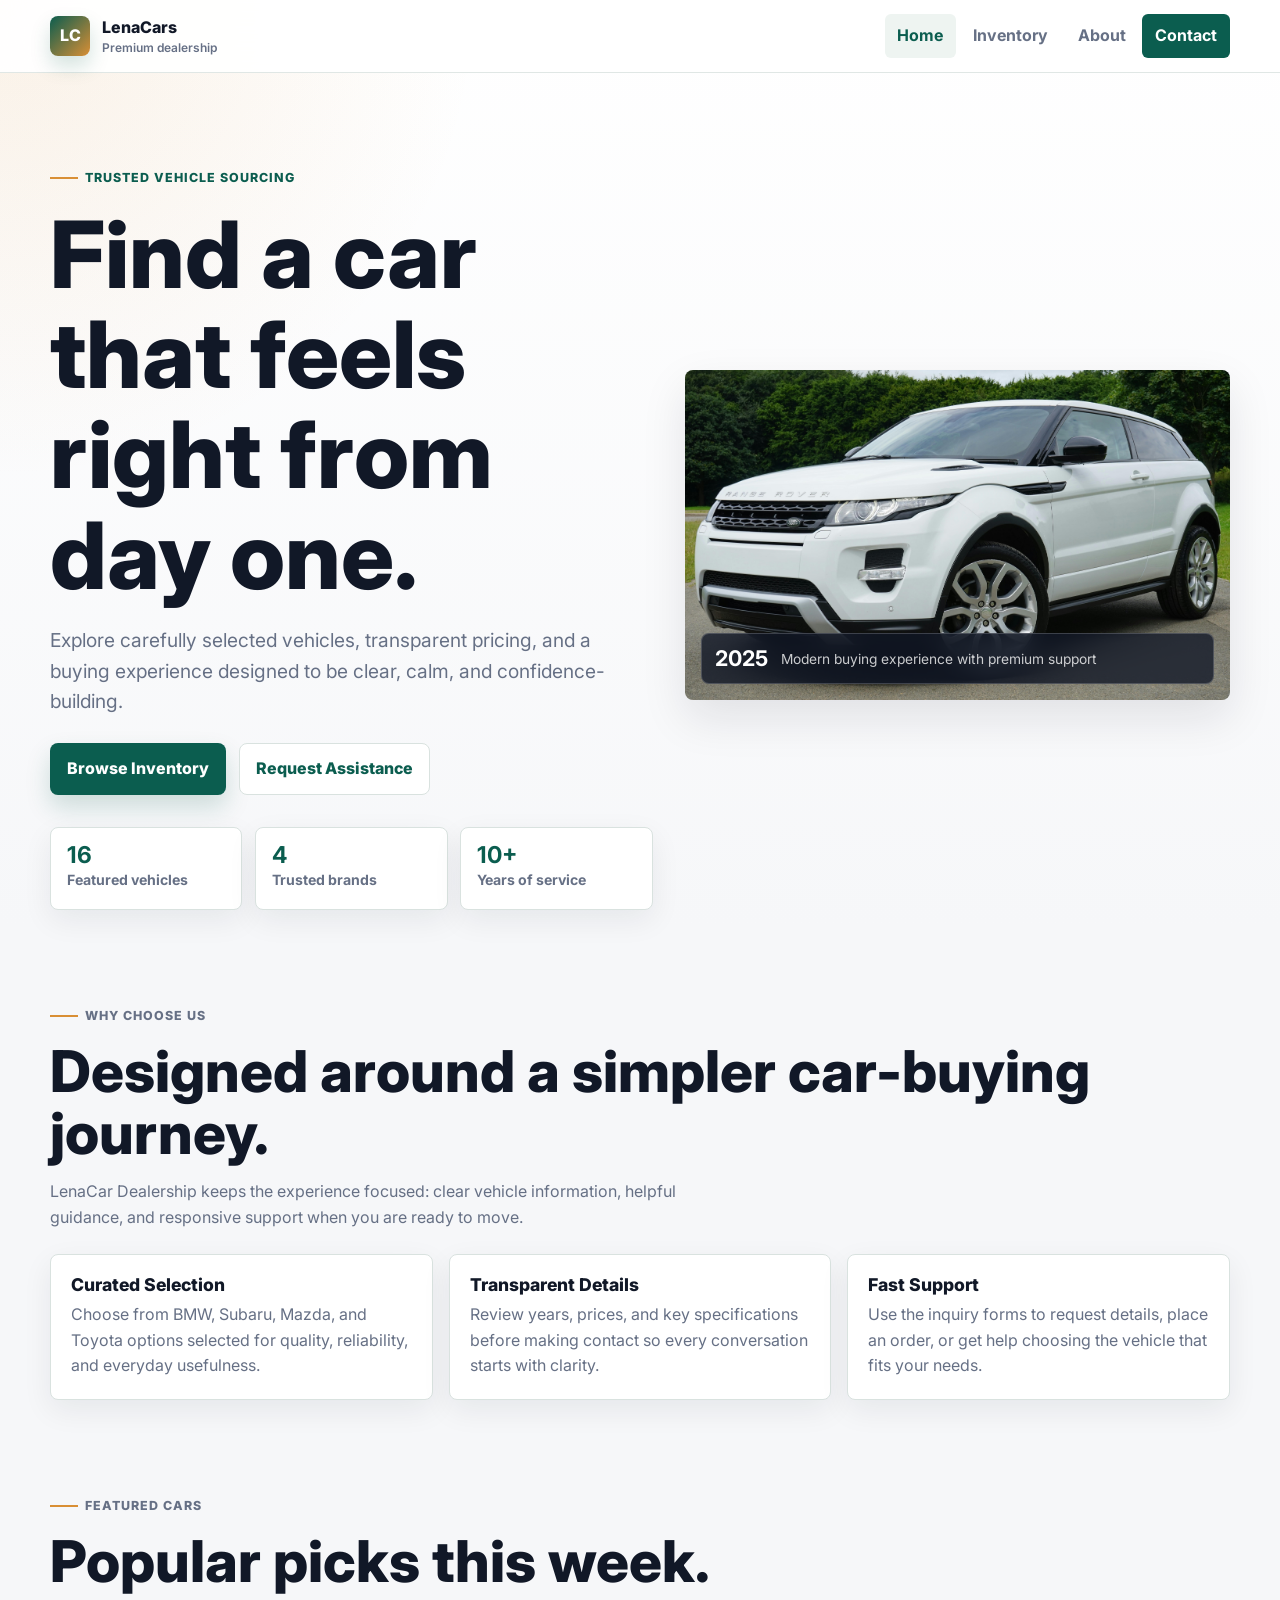
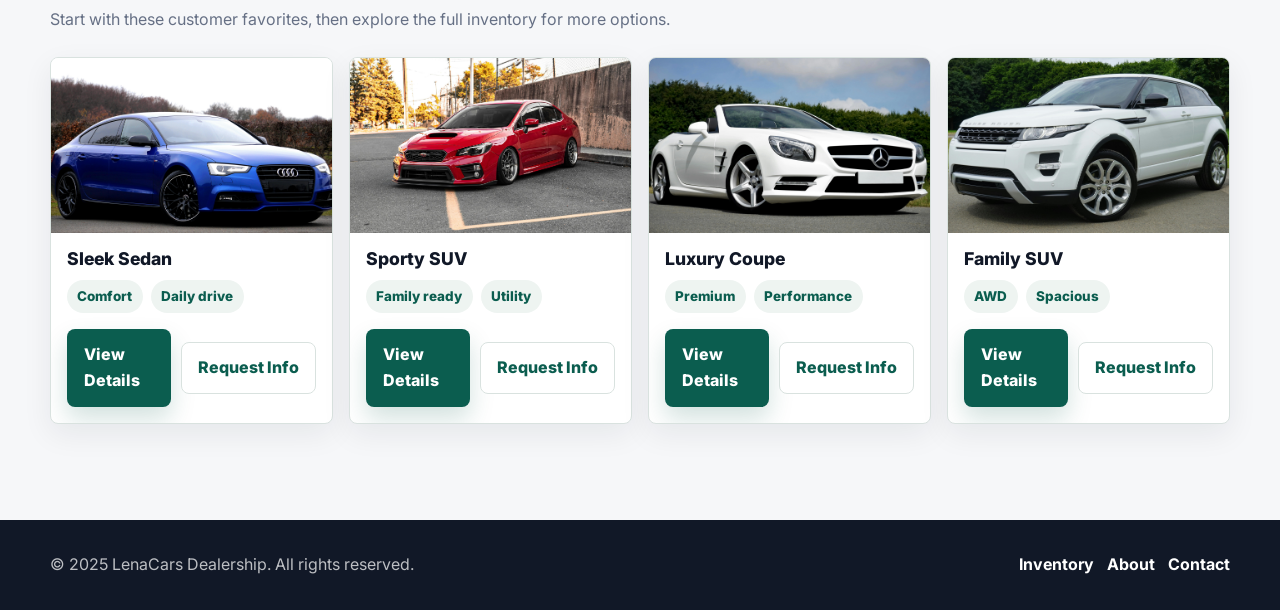
<file: index.html>
<!DOCTYPE html>
<html lang="en">

<head>
  <meta charset="UTF-8" />
  <meta name="viewport" content="width=device-width, initial-scale=1.0" />
  <meta name="description"
    content="Lenana Car Dealership connects drivers with quality BMW, Subaru, Mazda, and Toyota vehicles." />
  <title>LenaCars Dealership | Quality Vehicles</title>
  <link rel="stylesheet" href="styles.css" />
  <script src="app.js" defer></script>
</head>

<body>
  <a class="skip-link" href="#main">Skip to content</a>
  <header class="site-header">
    <nav class="nav-shell" aria-label="Primary navigation">
      <a class="brand" href="index.html" aria-label="Lenana Car Dealership home">
        <span class="brand-mark" aria-hidden="true">LC</span>
        <span>LenaCars<small>Premium dealership</small></span>
      </a>
      <button class="nav-toggle" type="button" aria-label="Open navigation menu" aria-expanded="false">
        <span></span><span></span><span></span>
      </button>
      <ul class="nav-links">
        <li><a href="index.html" aria-current="page">Home</a></li>
        <li><a href="inventory.html">Inventory</a></li>
        <li><a href="about.html">About</a></li>
        <li><a class="nav-cta" href="contact.html">Contact</a></li>
      </ul>
    </nav>
  </header>

  <main id="main">
    <section class="hero">
      <div class="container hero-grid">
        <div>
          <p class="eyebrow">Trusted vehicle sourcing</p>
          <h1>Find a car that feels right from day one.</h1>
          <p class="lead">Explore carefully selected vehicles, transparent pricing, and a buying experience designed to
            be clear, calm, and confidence-building.</p>
          <div class="hero-actions">
            <a class="button" href="inventory.html">Browse Inventory</a>
            <a class="button secondary" href="contact.html">Request Assistance</a>
          </div>
          <div class="stats" aria-label="Dealership highlights">
            <div class="stat"><strong>16</strong><span>Featured vehicles</span></div>
            <div class="stat"><strong>4</strong><span>Trusted brands</span></div>
            <div class="stat"><strong>10+</strong><span>Years of service</span></div>
          </div>
        </div>
        <div class="hero-media">
          <img src="images/car1.jpg" alt="Modern sedan displayed at Lenana Car Dealership" />
          <div class="hero-badge">
            <strong>2025</strong>
            <span>Modern buying experience with premium support</span>
          </div>
        </div>
      </div>
    </section>

    <section class="section">
      <div class="container">
        <div class="section-header">
          <p class="eyebrow">Why choose us</p>
          <h2>Designed around a simpler car-buying journey.</h2>
          <p>LenaCar Dealership keeps the experience focused: clear vehicle information, helpful guidance, and
            responsive support when you are ready to move.</p>
        </div>
        <div class="feature-grid">
          <article class="feature-card">
            <h3>Curated Selection</h3>
            <p>Choose from BMW, Subaru, Mazda, and Toyota options selected for quality, reliability, and everyday
              usefulness.</p>
          </article>
          <article class="feature-card">
            <h3>Transparent Details</h3>
            <p>Review years, prices, and key specifications before making contact so every conversation starts with
              clarity.</p>
          </article>
          <article class="feature-card">
            <h3>Fast Support</h3>
            <p>Use the inquiry forms to request details, place an order, or get help choosing the vehicle that fits your
              needs.</p>
          </article>
        </div>
      </div>
    </section>

    <section class="section">
      <div class="container">
        <div class="section-header">
          <p class="eyebrow">Featured cars</p>
          <h2>Popular picks this week.</h2>
          <p>Start with these customer favorites, then explore the full inventory for more options.</p>
        </div>
        <div class="car-grid">
          <article class="car-card">
            <img src="images/car3.jpg" alt="Sleek sedan" />
            <div class="car-card-body">
              <h3>Sleek Sedan</h3>
              <div class="car-meta"><span class="pill">Comfort</span><span class="pill">Daily drive</span></div>
              <div class="car-actions">
                <a class="button" href="inventory.html#bmw-3-series">View Details</a>
                <a class="button secondary" href="contact.html">Request Info</a>
              </div>
            </div>
          </article>
          <article class="car-card">
            <img src="images/subaru1.jpg" alt="Sporty SUV" />
            <div class="car-card-body">
              <h3>Sporty SUV</h3>
              <div class="car-meta"><span class="pill">Family ready</span><span class="pill">Utility</span></div>
              <div class="car-actions">
                <a class="button" href="inventory.html#bmw-x5">View Details</a>
                <a class="button secondary" href="contact.html">Request Info</a>
              </div>
            </div>
          </article>
          <article class="car-card">
            <img src="images/car2.jpg" alt="Luxury coupe" />
            <div class="car-card-body">
              <h3>Luxury Coupe</h3>
              <div class="car-meta"><span class="pill">Premium</span><span class="pill">Performance</span></div>
              <div class="car-actions">
                <a class="button" href="inventory.html#bmw-m4">View Details</a>
                <a class="button secondary" href="contact.html">Request Info</a>
              </div>
            </div>
          </article>
          <article class="car-card">
            <img src="images/car1.jpg" alt="Family SUV" />
            <div class="car-card-body">
              <h3>Family SUV</h3>
              <div class="car-meta"><span class="pill">AWD</span><span class="pill">Spacious</span></div>
              <div class="car-actions">
                <a class="button" href="inventory.html#subaru-outback">View Details</a>
                <a class="button secondary" href="contact.html">Request Info</a>
              </div>
            </div>
          </article>
        </div>
      </div>
    </section>
  </main>

  <footer class="site-footer">
    <div class="footer-inner">
      <p>&copy; 2025 LenaCars Dealership. All rights reserved.</p>
      <div class="footer-links">
        <a href="inventory.html">Inventory</a>
        <a href="about.html">About</a>
        <a href="contact.html">Contact</a>
      </div>
    </div>
  </footer>
</body>

</html>
</file>
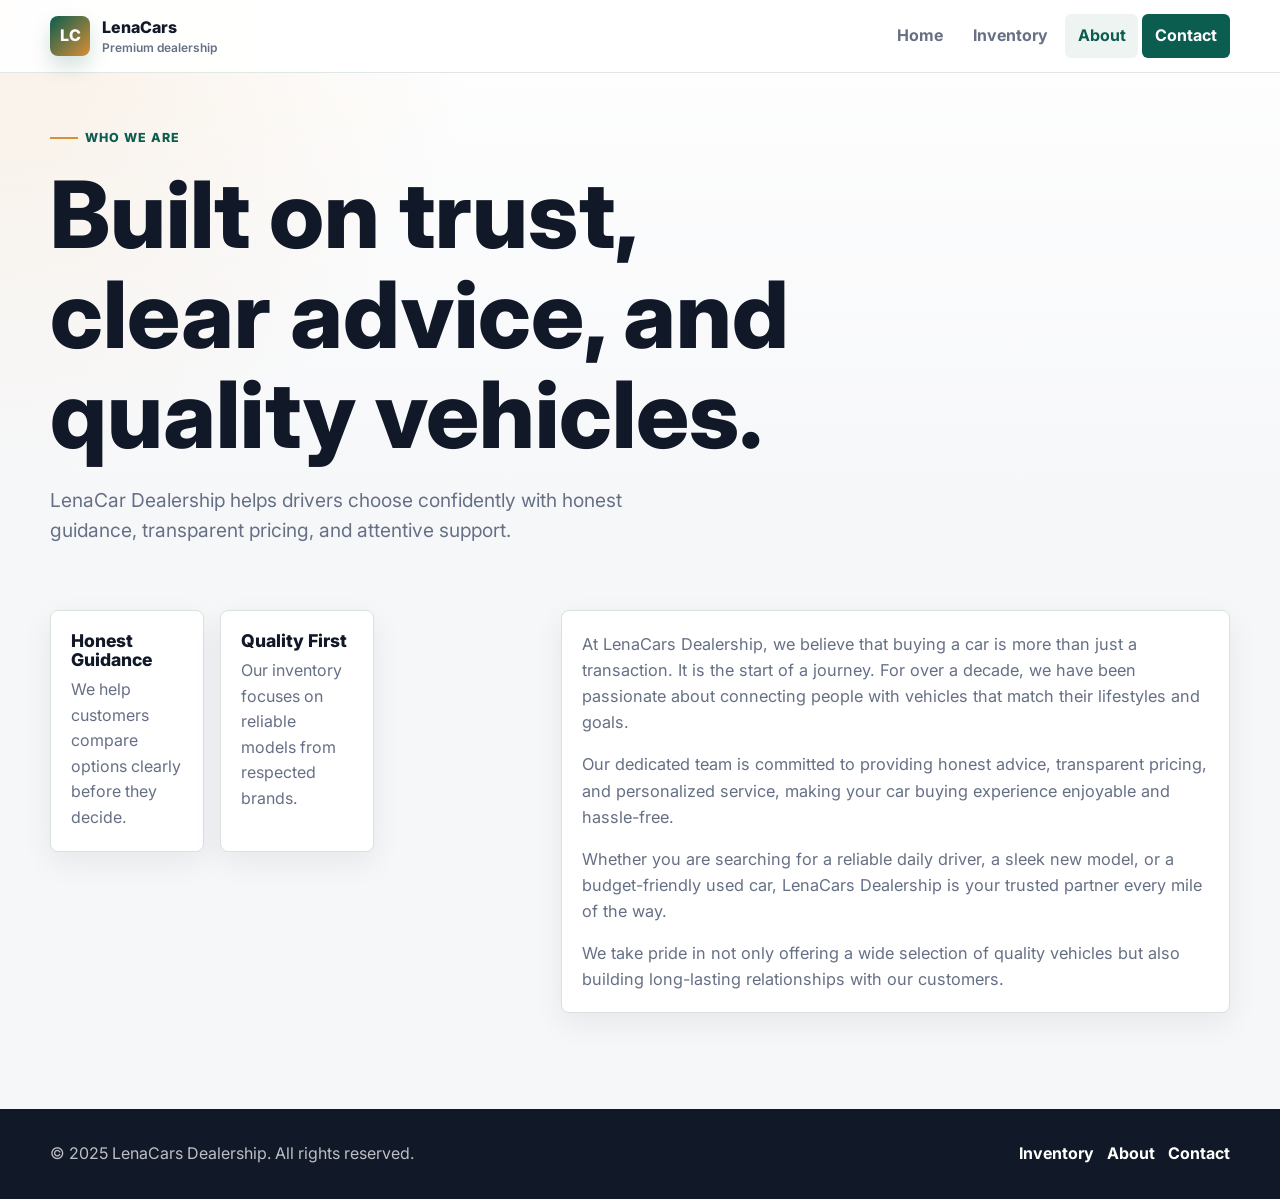
<file: about.html>
<!DOCTYPE html>
<html lang="en">

<head>
  <meta charset="UTF-8" />
  <meta name="viewport" content="width=device-width, initial-scale=1.0" />
  <meta name="description"
    content="Learn about Lenana Car Dealership and its customer-first approach to vehicle sales." />
  <title>About | LenaCars Dealership</title>
  <link rel="stylesheet" href="styles.css" />
  <script src="app.js" defer></script>
</head>

<body>
  <a class="skip-link" href="#main">Skip to content</a>
  <header class="site-header">
    <nav class="nav-shell" aria-label="Primary navigation">
      <a class="brand" href="index.html" aria-label="Lenana Car Dealership home">
        <span class="brand-mark" aria-hidden="true">LC</span>
        <span>LenaCars<small>Premium dealership</small></span>
      </a>
      <button class="nav-toggle" type="button" aria-label="Open navigation menu" aria-expanded="false">
        <span></span><span></span><span></span>
      </button>
      <ul class="nav-links">
        <li><a href="index.html">Home</a></li>
        <li><a href="inventory.html">Inventory</a></li>
        <li><a href="about.html" aria-current="page">About</a></li>
        <li><a class="nav-cta" href="contact.html">Contact</a></li>
      </ul>
    </nav>
  </header>

  <main id="main">
    <section class="page-hero">
      <div class="container">
        <p class="eyebrow">Who we are</p>
        <h1>Built on trust, clear advice, and quality vehicles.</h1>
        <p class="lead">LenaCar Dealership helps drivers choose confidently with honest guidance, transparent
          pricing, and attentive support.</p>
      </div>
    </section>

    <section class="section">
      <div class="container about-grid">
        <div class="feature-grid">
          <article class="info-card">
            <h3>Honest Guidance</h3>
            <p>We help customers compare options clearly before they decide.</p>
          </article>
          <article class="info-card">
            <h3>Quality First</h3>
            <p>Our inventory focuses on reliable models from respected brands.</p>
          </article>
        </div>
        <article class="form-panel about-copy">
          <p>At LenaCars Dealership, we believe that buying a car is more than just a transaction. It is the start of
            a journey. For over a decade, we have been passionate about connecting people with vehicles that match their
            lifestyles and goals.</p>
          <p>Our dedicated team is committed to providing honest advice, transparent pricing, and personalized service,
            making your car buying experience enjoyable and hassle-free.</p>
          <p>Whether you are searching for a reliable daily driver, a sleek new model, or a budget-friendly used car,
            LenaCars Dealership is your trusted partner every mile of the way.</p>
          <p>We take pride in not only offering a wide selection of quality vehicles but also building long-lasting
            relationships with our customers.</p>
        </article>
      </div>
    </section>
  </main>

  <footer class="site-footer">
    <div class="footer-inner">
      <p>&copy; 2025 LenaCars Dealership. All rights reserved.</p>
      <div class="footer-links">
        <a href="inventory.html">Inventory</a>
        <a href="about.html">About</a>
        <a href="contact.html">Contact</a>
      </div>
    </div>
  </footer>
</body>

</html>
</file>
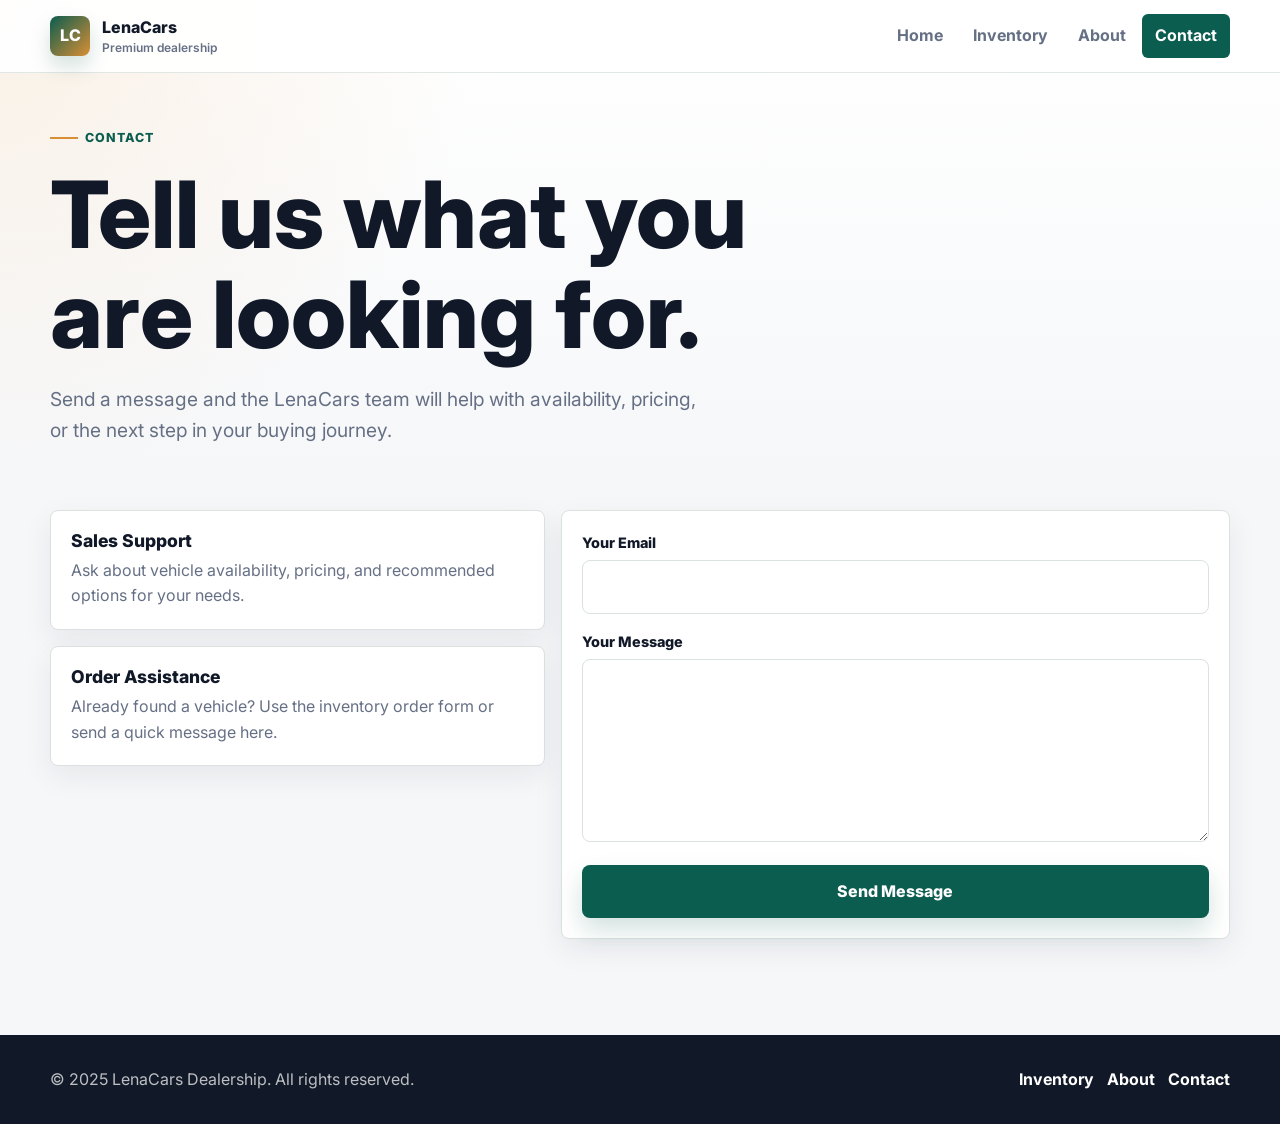
<file: contact.html>
<!DOCTYPE html>
<html lang="en">

<head>
  <meta charset="UTF-8" />
  <meta name="viewport" content="width=device-width, initial-scale=1.0" />
  <meta name="description" content="Contact Lenana Car Dealership to ask about vehicles, pricing, or support." />
  <title>Contact | LenaCars Dealership</title>
  <link rel="stylesheet" href="styles.css" />
  <script src="app.js" defer></script>
</head>

<body>
  <a class="skip-link" href="#main">Skip to content</a>
  <header class="site-header">
    <nav class="nav-shell" aria-label="Primary navigation">
      <a class="brand" href="index.html" aria-label="Lenana Car Dealership home">
        <span class="brand-mark" aria-hidden="true">LC</span>
        <span>LenaCars<small>Premium dealership</small></span>
      </a>
      <button class="nav-toggle" type="button" aria-label="Open navigation menu" aria-expanded="false">
        <span></span><span></span><span></span>
      </button>
      <ul class="nav-links">
        <li><a href="index.html">Home</a></li>
        <li><a href="inventory.html">Inventory</a></li>
        <li><a href="about.html">About</a></li>
        <li><a class="nav-cta" href="contact.html" aria-current="page">Contact</a></li>
      </ul>
    </nav>
  </header>

  <main id="main">
    <section class="page-hero">
      <div class="container">
        <p class="eyebrow">Contact</p>
        <h1>Tell us what you are looking for.</h1>
        <p class="lead">Send a message and the LenaCars team will help with availability, pricing, or the next step
          in your buying journey.</p>
      </div>
    </section>

    <section class="section">
      <div class="container contact-grid">
        <div class="contact-panel">
          <article class="info-card">
            <h3>Sales Support</h3>
            <p>Ask about vehicle availability, pricing, and recommended options for your needs.</p>
          </article>
          <article class="info-card">
            <h3>Order Assistance</h3>
            <p>Already found a vehicle? Use the inventory order form or send a quick message here.</p>
          </article>
        </div>

        <form class="form-panel" id="contactForm" action="https://formspree.io/f/mldbylyd" method="POST">
          <div class="form-grid">
            <div class="field">
              <label for="email">Your Email</label>
              <input type="email" name="email" id="email" autocomplete="email" required />
            </div>
            <div class="field">
              <label for="message">Your Message</label>
              <textarea name="message" id="message" rows="6" required></textarea>
            </div>
            <button class="button" type="submit">Send Message</button>
          </div>
        </form>
      </div>
    </section>
  </main>

  <footer class="site-footer">
    <div class="footer-inner">
      <p>&copy; 2025 LenaCars Dealership. All rights reserved.</p>
      <div class="footer-links">
        <a href="inventory.html">Inventory</a>
        <a href="about.html">About</a>
        <a href="contact.html">Contact</a>
      </div>
    </div>
  </footer>
</body>

</html>
</file>
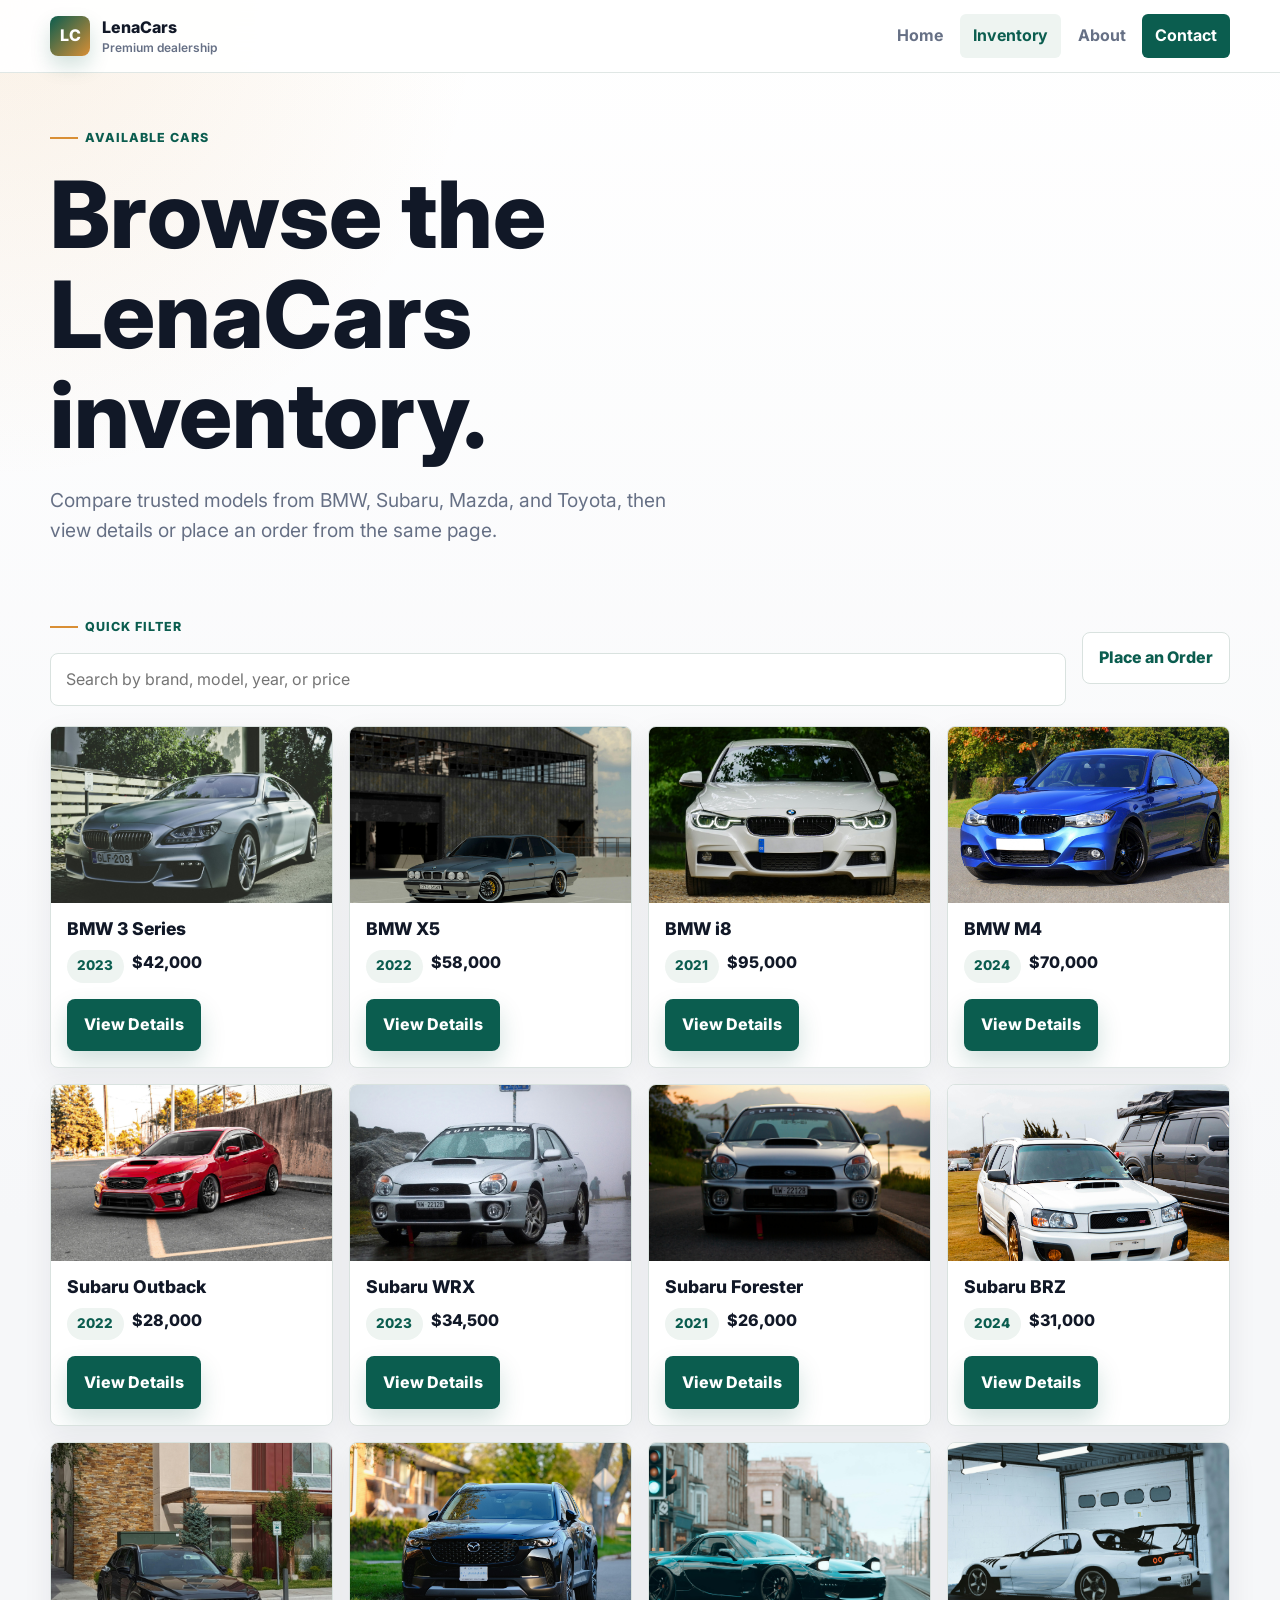
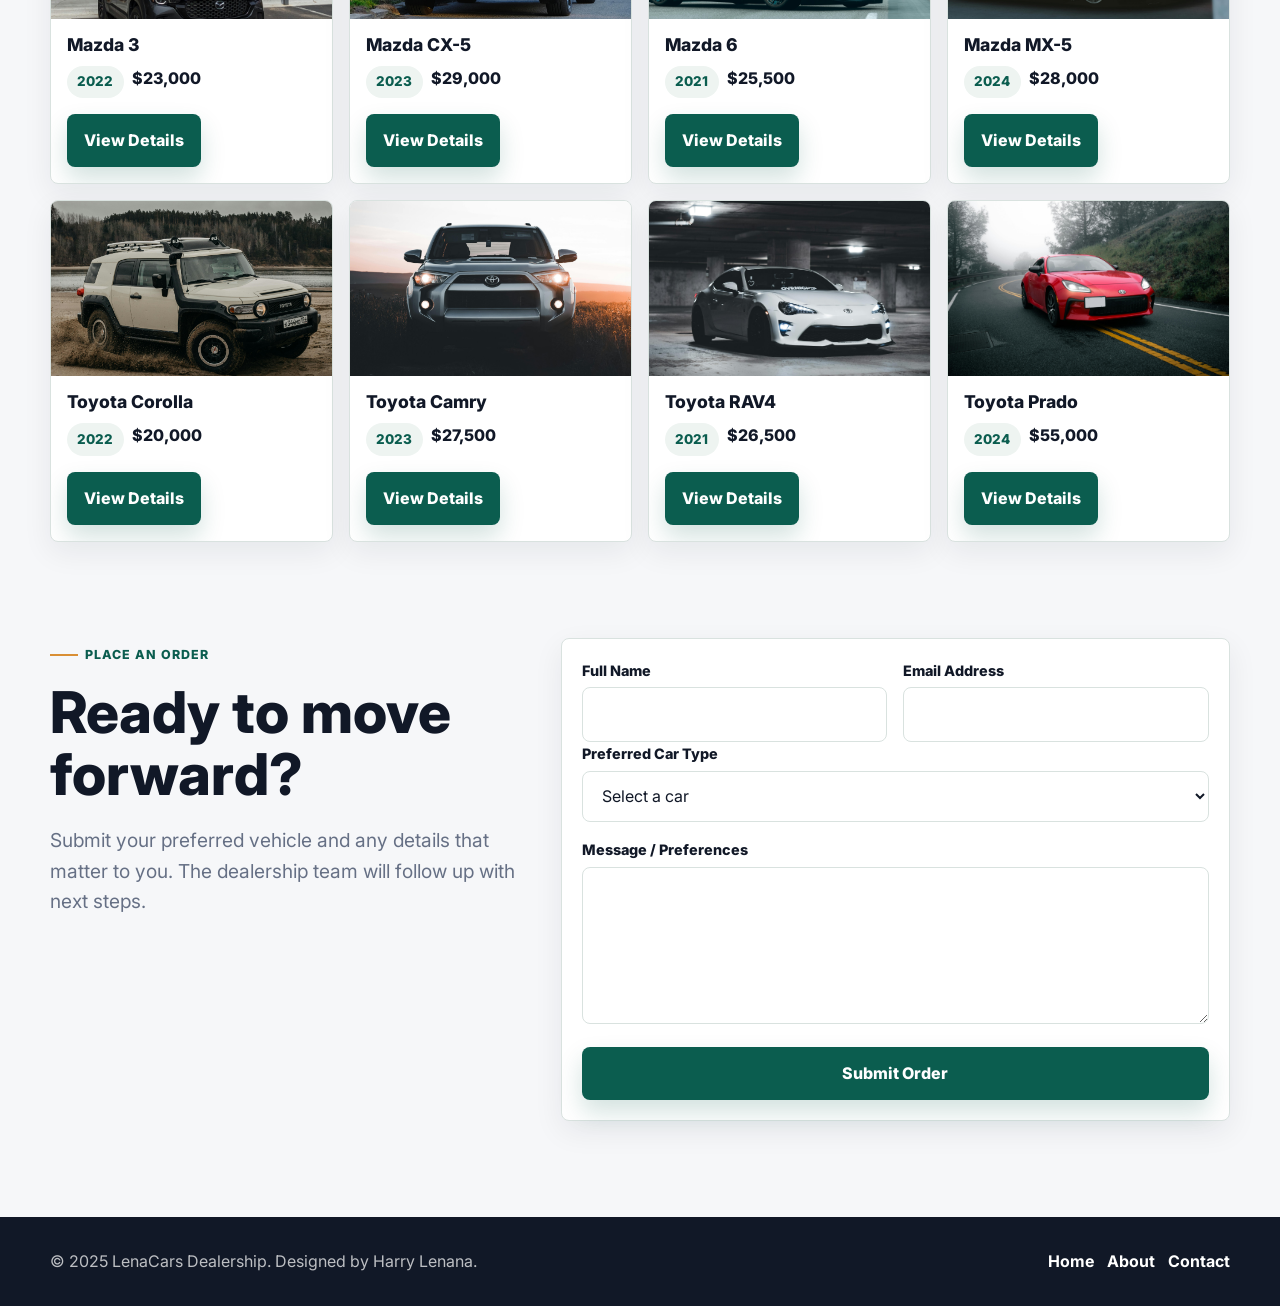
<file: inventory.html>
<!DOCTYPE html>
<html lang="en">

<head>
  <meta charset="UTF-8" />
  <meta name="viewport" content="width=device-width, initial-scale=1.0" />
  <meta name="description"
    content="Browse available BMW, Subaru, Mazda, and Toyota vehicles at Lenana Car Dealership." />
  <title>Inventory | Lenana Car Dealership</title>
  <link rel="stylesheet" href="styles.css" />
  <script src="app.js" defer></script>
</head>

<body>
  <a class="skip-link" href="#main">Skip to content</a>
  <header class="site-header">
    <nav class="nav-shell" aria-label="Primary navigation">
      <a class="brand" href="index.html" aria-label="Lenana Car Dealership home">
        <span class="brand-mark" aria-hidden="true">LC</span>
        <span>LenaCars<small>Premium dealership</small></span>
      </a>
      <button class="nav-toggle" type="button" aria-label="Open navigation menu" aria-expanded="false">
        <span></span><span></span><span></span>
      </button>
      <ul class="nav-links">
        <li><a href="index.html">Home</a></li>
        <li><a href="inventory.html" aria-current="page">Inventory</a></li>
        <li><a href="about.html">About</a></li>
        <li><a class="nav-cta" href="contact.html">Contact</a></li>
      </ul>
    </nav>
  </header>

  <main id="main">
    <section class="page-hero">
      <div class="container">
        <p class="eyebrow">Available cars</p>
        <h1>Browse the LenaCars inventory.</h1>
        <p class="lead">Compare trusted models from BMW, Subaru, Mazda, and Toyota, then view details or place an order
          from the same page.</p>
      </div>
    </section>

    <section class="section">
      <div class="container">
        <div class="inventory-tools">
          <label class="field" for="inventorySearch">
            <span class="eyebrow">Quick filter</span>
            <input class="search-field" type="search" id="inventorySearch"
              placeholder="Search by brand, model, year, or price" autocomplete="off" />
          </label>
          <a class="button secondary" href="#order">Place an Order</a>
        </div>

        <div class="car-grid" aria-label="Vehicle inventory">
          <article class="car-card" id="bmw-3-series" data-car="BMW 3 Series">
            <img src="images/bmw1.jpg" alt="BMW 3 Series" />
            <div class="car-card-body">
              <h3>BMW 3 Series</h3>
              <div class="car-meta"><span class="pill">2023</span><span class="price">$42,000</span></div>
              <button class="view-details-btn" type="button">View Details</button>
            </div>
          </article>
          <article class="car-card" id="bmw-x5" data-car="BMW X5">
            <img src="images/bmw2.jpg" alt="BMW X5" />
            <div class="car-card-body">
              <h3>BMW X5</h3>
              <div class="car-meta"><span class="pill">2022</span><span class="price">$58,000</span></div>
              <button class="view-details-btn" type="button">View Details</button>
            </div>
          </article>
          <article class="car-card" id="bmw-i8" data-car="BMW i8">
            <img src="images/bmw3.jpg" alt="BMW i8" />
            <div class="car-card-body">
              <h3>BMW i8</h3>
              <div class="car-meta"><span class="pill">2021</span><span class="price">$95,000</span></div>
              <button class="view-details-btn" type="button">View Details</button>
            </div>
          </article>
          <article class="car-card" id="bmw-m4" data-car="BMW M4">
            <img src="images/bmw4.jpg" alt="BMW M4" />
            <div class="car-card-body">
              <h3>BMW M4</h3>
              <div class="car-meta"><span class="pill">2024</span><span class="price">$70,000</span></div>
              <button class="view-details-btn" type="button">View Details</button>
            </div>
          </article>

          <article class="car-card" id="subaru-outback" data-car="Subaru Outback">
            <img src="images/subaru1.jpg" alt="Subaru Outback" />
            <div class="car-card-body">
              <h3>Subaru Outback</h3>
              <div class="car-meta"><span class="pill">2022</span><span class="price">$28,000</span></div>
              <button class="view-details-btn" type="button">View Details</button>
            </div>
          </article>
          <article class="car-card" id="subaru-wrx" data-car="Subaru WRX">
            <img src="images/subaru2.jpg" alt="Subaru WRX" />
            <div class="car-card-body">
              <h3>Subaru WRX</h3>
              <div class="car-meta"><span class="pill">2023</span><span class="price">$34,500</span></div>
              <button class="view-details-btn" type="button">View Details</button>
            </div>
          </article>
          <article class="car-card" id="subaru-forester" data-car="Subaru Forester">
            <img src="images/subaru3.jpg" alt="Subaru Forester" />
            <div class="car-card-body">
              <h3>Subaru Forester</h3>
              <div class="car-meta"><span class="pill">2021</span><span class="price">$26,000</span></div>
              <button class="view-details-btn" type="button">View Details</button>
            </div>
          </article>
          <article class="car-card" id="subaru-brz" data-car="Subaru BRZ">
            <img src="images/subaru4.jpg" alt="Subaru BRZ" />
            <div class="car-card-body">
              <h3>Subaru BRZ</h3>
              <div class="car-meta"><span class="pill">2024</span><span class="price">$31,000</span></div>
              <button class="view-details-btn" type="button">View Details</button>
            </div>
          </article>

          <article class="car-card" id="mazda-3" data-car="Mazda 3">
            <img src="images/mazda1.jpg" alt="Mazda 3" />
            <div class="car-card-body">
              <h3>Mazda 3</h3>
              <div class="car-meta"><span class="pill">2022</span><span class="price">$23,000</span></div>
              <button class="view-details-btn" type="button">View Details</button>
            </div>
          </article>
          <article class="car-card" id="mazda-cx-5" data-car="Mazda CX-5">
            <img src="images/mazda2.jpg" alt="Mazda CX-5" />
            <div class="car-card-body">
              <h3>Mazda CX-5</h3>
              <div class="car-meta"><span class="pill">2023</span><span class="price">$29,000</span></div>
              <button class="view-details-btn" type="button">View Details</button>
            </div>
          </article>
          <article class="car-card" id="mazda-6" data-car="Mazda 6">
            <img src="images/mazda3.jpg" alt="Mazda 6" />
            <div class="car-card-body">
              <h3>Mazda 6</h3>
              <div class="car-meta"><span class="pill">2021</span><span class="price">$25,500</span></div>
              <button class="view-details-btn" type="button">View Details</button>
            </div>
          </article>
          <article class="car-card" id="mazda-mx-5" data-car="Mazda MX-5">
            <img src="images/mazda4.jpg" alt="Mazda MX-5" />
            <div class="car-card-body">
              <h3>Mazda MX-5</h3>
              <div class="car-meta"><span class="pill">2024</span><span class="price">$28,000</span></div>
              <button class="view-details-btn" type="button">View Details</button>
            </div>
          </article>

          <article class="car-card" id="toyota-corolla" data-car="Toyota Corolla">
            <img src="images/toyota1.jpg" alt="Toyota Corolla" />
            <div class="car-card-body">
              <h3>Toyota Corolla</h3>
              <div class="car-meta"><span class="pill">2022</span><span class="price">$20,000</span></div>
              <button class="view-details-btn" type="button">View Details</button>
            </div>
          </article>
          <article class="car-card" id="toyota-camry" data-car="Toyota Camry">
            <img src="images/toyota2.jpg" alt="Toyota Camry" />
            <div class="car-card-body">
              <h3>Toyota Camry</h3>
              <div class="car-meta"><span class="pill">2023</span><span class="price">$27,500</span></div>
              <button class="view-details-btn" type="button">View Details</button>
            </div>
          </article>
          <article class="car-card" id="toyota-rav4" data-car="Toyota RAV4">
            <img src="images/toyota3.jpg" alt="Toyota RAV4" />
            <div class="car-card-body">
              <h3>Toyota RAV4</h3>
              <div class="car-meta"><span class="pill">2021</span><span class="price">$26,500</span></div>
              <button class="view-details-btn" type="button">View Details</button>
            </div>
          </article>
          <article class="car-card" id="toyota-prado" data-car="Toyota Prado">
            <img src="images/toyota4.jpg" alt="Toyota Prado" />
            <div class="car-card-body">
              <h3>Toyota Prado</h3>
              <div class="car-meta"><span class="pill">2024</span><span class="price">$55,000</span></div>
              <button class="view-details-btn" type="button">View Details</button>
            </div>
          </article>
        </div>
      </div>
    </section>

    <section class="section" id="order">
      <div class="container contact-grid">
        <div>
          <p class="eyebrow">Place an order</p>
          <h2>Ready to move forward?</h2>
          <p class="lead">Submit your preferred vehicle and any details that matter to you. The dealership team will
            follow up with next steps.</p>
        </div>

        <form class="form-panel" id="orderForm" action="https://formspree.io/f/mldbylyd" method="POST">
          <div class="form-grid two">
            <div class="field">
              <label for="name">Full Name</label>
              <input type="text" name="name" id="name" autocomplete="name" required />
            </div>
            <div class="field">
              <label for="email">Email Address</label>
              <input type="email" name="email" id="email" autocomplete="email" required />
            </div>
          </div>
          <div class="form-grid">
            <div class="field">
              <label for="car">Preferred Car Type</label>
              <select name="car" id="car" required>
                <option value="">Select a car</option>
                <option value="BMW 3 Series">BMW 3 Series - $42,000</option>
                <option value="BMW X5">BMW X5 - $58,000</option>
                <option value="BMW i8">BMW i8 - $95,000</option>
                <option value="BMW M4">BMW M4 - $70,000</option>
                <option value="Subaru Outback">Subaru Outback - $28,000</option>
                <option value="Subaru WRX">Subaru WRX - $34,500</option>
                <option value="Subaru Forester">Subaru Forester - $26,000</option>
                <option value="Subaru BRZ">Subaru BRZ - $31,000</option>
                <option value="Mazda 3">Mazda 3 - $23,000</option>
                <option value="Mazda CX-5">Mazda CX-5 - $29,000</option>
                <option value="Mazda 6">Mazda 6 - $25,500</option>
                <option value="Mazda MX-5">Mazda MX-5 - $28,000</option>
                <option value="Toyota Corolla">Toyota Corolla - $20,000</option>
                <option value="Toyota Camry">Toyota Camry - $27,500</option>
                <option value="Toyota RAV4">Toyota RAV4 - $26,500</option>
                <option value="Toyota Prado">Toyota Prado - $55,000</option>
              </select>
            </div>
            <div class="field">
              <label for="message">Message / Preferences</label>
              <textarea name="message" id="message" rows="5"></textarea>
            </div>
            <button class="button" type="submit">Submit Order</button>
          </div>
        </form>
      </div>
    </section>
  </main>

  <div class="modal" id="carModal" role="dialog" aria-modal="true" aria-labelledby="modalTitle" aria-hidden="true">
    <div class="modal-dialog">
      <div class="modal-header">
        <h2 id="modalTitle"></h2>
        <button class="icon-button" id="closeModal" type="button" aria-label="Close details modal">&times;</button>
      </div>
      <ul class="feature-list" id="modalFeatures"></ul>
    </div>
  </div>

  <footer class="site-footer">
    <div class="footer-inner">
      <p>&copy; 2025 LenaCars Dealership. Designed by Harry Lenana.</p>
      <div class="footer-links">
        <a href="index.html">Home</a>
        <a href="about.html">About</a>
        <a href="contact.html">Contact</a>
      </div>
    </div>
  </footer>
</body>

</html>
</file>
<file: styles.css>
@import url("https://fonts.googleapis.com/css2?family=Inter:wght@400;500;600;700;800&display=swap");

:root {
  --bg: #f6f7f9;
  --surface: #ffffff;
  --surface-soft: #eef4f1;
  --ink: #111827;
  --muted: #667085;
  --line: #d9e2df;
  --primary: #0b5d4f;
  --primary-strong: #074439;
  --accent: #d98f35;
  --accent-soft: #fff2df;
  --success: #0f7a55;
  --shadow: 0 18px 45px rgba(17, 24, 39, 0.1);
  --shadow-soft: 0 10px 30px rgba(17, 24, 39, 0.07);
  --radius: 8px;
  --container: 1180px;
}

* {
  box-sizing: border-box;
}

html {
  scroll-behavior: smooth;
}

body {
  margin: 0;
  min-width: 320px;
  font-family: "Inter", Arial, sans-serif;
  color: var(--ink);
  background:
    radial-gradient(circle at top left, rgba(217, 143, 53, 0.12), transparent 30rem),
    linear-gradient(180deg, #ffffff 0%, var(--bg) 42%);
  line-height: 1.6;
}

img {
  display: block;
  max-width: 100%;
}

a {
  color: inherit;
}

button,
input,
select,
textarea {
  font: inherit;
}

.skip-link {
  position: absolute;
  left: 1rem;
  top: -4rem;
  z-index: 100;
  padding: 0.75rem 1rem;
  background: var(--ink);
  color: #ffffff;
  border-radius: var(--radius);
}

.skip-link:focus {
  top: 1rem;
}

.site-header {
  position: sticky;
  top: 0;
  z-index: 20;
  background: rgba(255, 255, 255, 0.92);
  border-bottom: 1px solid rgba(217, 226, 223, 0.8);
  backdrop-filter: blur(18px);
}

.nav-shell {
  width: min(100% - 2rem, var(--container));
  margin: 0 auto;
  min-height: 72px;
  display: flex;
  align-items: center;
  justify-content: space-between;
  gap: 1rem;
}

.brand {
  display: inline-flex;
  align-items: center;
  gap: 0.75rem;
  color: var(--ink);
  text-decoration: none;
  font-weight: 800;
  letter-spacing: 0;
}

.brand-mark {
  width: 40px;
  height: 40px;
  display: grid;
  place-items: center;
  border-radius: var(--radius);
  color: #ffffff;
  background: linear-gradient(135deg, var(--primary), var(--accent));
  box-shadow: 0 10px 20px rgba(11, 93, 79, 0.18);
}

.brand small {
  display: block;
  margin-top: -0.2rem;
  color: var(--muted);
  font-size: 0.75rem;
  font-weight: 600;
}

.nav-toggle {
  width: 44px;
  height: 44px;
  display: inline-flex;
  flex-direction: column;
  align-items: center;
  justify-content: center;
  gap: 5px;
  border: 1px solid var(--line);
  border-radius: var(--radius);
  background: #ffffff;
  color: var(--ink);
  cursor: pointer;
}

.nav-toggle span {
  width: 18px;
  height: 2px;
  background: currentColor;
  border-radius: 99px;
}

.nav-links {
  position: absolute;
  inset: 72px 1rem auto 1rem;
  display: none;
  flex-direction: column;
  gap: 0.35rem;
  padding: 0.75rem;
  margin: 0;
  list-style: none;
  background: #ffffff;
  border: 1px solid var(--line);
  border-radius: var(--radius);
  box-shadow: var(--shadow);
}

.nav-links.is-open {
  display: flex;
}

.nav-links a {
  display: block;
  padding: 0.75rem 0.9rem;
  color: var(--muted);
  text-decoration: none;
  border-radius: 6px;
  font-weight: 700;
  transition: color 180ms ease, background 180ms ease;
}

.nav-links a:hover,
.nav-links a:focus-visible,
.nav-links a[aria-current="page"] {
  color: var(--primary);
  background: var(--surface-soft);
  outline: none;
}

.nav-cta {
  color: #ffffff !important;
  background: var(--primary) !important;
}

.nav-cta:hover,
.nav-cta:focus-visible {
  background: var(--primary-strong) !important;
}

.container {
  width: min(100% - 2rem, var(--container));
  margin: 0 auto;
}

.hero {
  padding: 3.5rem 0 2.25rem;
}

.hero-grid {
  display: grid;
  gap: 2rem;
  align-items: center;
}

.eyebrow {
  display: inline-flex;
  align-items: center;
  gap: 0.45rem;
  margin: 0 0 1rem;
  color: var(--primary);
  font-size: 0.78rem;
  font-weight: 800;
  letter-spacing: 0.08em;
  text-transform: uppercase;
}

.eyebrow::before {
  content: "";
  width: 28px;
  height: 2px;
  background: var(--accent);
}

h1,
h2,
h3 {
  margin: 0;
  line-height: 1.08;
  letter-spacing: 0;
}

h1 {
  max-width: 760px;
  font-size: clamp(2.35rem, 9vw, 5.8rem);
  font-weight: 800;
}

h2 {
  font-size: clamp(2rem, 6vw, 3.6rem);
  font-weight: 800;
}

h3 {
  font-size: 1.1rem;
  font-weight: 800;
}

.lead {
  max-width: 660px;
  margin: 1.25rem 0 0;
  color: var(--muted);
  font-size: clamp(1rem, 2.5vw, 1.2rem);
}

.hero-actions,
.section-actions {
  display: flex;
  flex-wrap: wrap;
  gap: 0.8rem;
  margin-top: 1.6rem;
}

.button,
button.button,
.view-details-btn {
  display: inline-flex;
  align-items: center;
  justify-content: center;
  min-height: 46px;
  padding: 0.78rem 1rem;
  border: 1px solid transparent;
  border-radius: var(--radius);
  color: #ffffff;
  background: var(--primary);
  font-weight: 800;
  text-decoration: none;
  cursor: pointer;
  box-shadow: 0 12px 24px rgba(11, 93, 79, 0.18);
  transition: transform 180ms ease, box-shadow 180ms ease, background 180ms ease;
}

.button:hover,
.button:focus-visible,
.view-details-btn:hover,
.view-details-btn:focus-visible {
  transform: translateY(-2px);
  background: var(--primary-strong);
  box-shadow: 0 16px 30px rgba(11, 93, 79, 0.22);
  outline: none;
}

.button.secondary {
  color: var(--primary);
  background: #ffffff;
  border-color: var(--line);
  box-shadow: none;
}

.button.secondary:hover,
.button.secondary:focus-visible {
  background: var(--surface-soft);
}

.hero-media {
  position: relative;
  overflow: hidden;
  min-height: 330px;
  border-radius: var(--radius);
  background: var(--surface-soft);
  box-shadow: var(--shadow);
}

.hero-media img {
  width: 100%;
  height: 100%;
  min-height: 330px;
  object-fit: cover;
}

.hero-badge {
  position: absolute;
  left: 1rem;
  right: 1rem;
  bottom: 1rem;
  display: grid;
  grid-template-columns: auto 1fr;
  gap: 0.8rem;
  align-items: center;
  padding: 0.85rem;
  color: #ffffff;
  background: rgba(17, 24, 39, 0.78);
  border: 1px solid rgba(255, 255, 255, 0.18);
  border-radius: var(--radius);
  backdrop-filter: blur(12px);
}

.hero-badge strong {
  display: block;
  font-size: 1.35rem;
  line-height: 1;
}

.hero-badge span {
  display: block;
  color: rgba(255, 255, 255, 0.78);
  font-size: 0.86rem;
}

.stats {
  display: grid;
  grid-template-columns: repeat(2, 1fr);
  gap: 0.8rem;
  margin-top: 2rem;
}

.stat {
  padding: 1rem;
  background: #ffffff;
  border: 1px solid var(--line);
  border-radius: var(--radius);
  box-shadow: var(--shadow-soft);
}

.stat strong {
  display: block;
  color: var(--primary);
  font-size: 1.45rem;
  line-height: 1;
}

.stat span {
  color: var(--muted);
  font-size: 0.88rem;
  font-weight: 700;
}

.section {
  padding: 3rem 0;
}

.section-header {
  display: grid;
  gap: 0.9rem;
  margin-bottom: 1.5rem;
}

.section-header p {
  max-width: 680px;
  margin: 0;
  color: var(--muted);
}

.feature-grid,
.car-grid,
.contact-grid,
.about-grid {
  display: grid;
  gap: 1rem;
}

.feature-card,
.car-card,
.info-card,
.form-panel {
  background: var(--surface);
  border: 1px solid var(--line);
  border-radius: var(--radius);
  box-shadow: var(--shadow-soft);
}

.feature-card,
.info-card {
  padding: 1.25rem;
}

.feature-card p,
.info-card p {
  margin: 0.5rem 0 0;
  color: var(--muted);
}

.car-card {
  overflow: hidden;
  transition: transform 180ms ease, box-shadow 180ms ease;
}

.car-card:hover {
  transform: translateY(-4px);
  box-shadow: var(--shadow);
}

.car-card img {
  width: 100%;
  aspect-ratio: 16 / 10;
  object-fit: cover;
  background: var(--surface-soft);
}

.car-card-body {
  padding: 1rem;
}

.car-meta {
  display: flex;
  flex-wrap: wrap;
  gap: 0.5rem;
  margin: 0.75rem 0 1rem;
  color: var(--muted);
}

.pill {
  display: inline-flex;
  align-items: center;
  min-height: 30px;
  padding: 0.35rem 0.65rem;
  color: var(--primary);
  background: var(--surface-soft);
  border-radius: 999px;
  font-size: 0.84rem;
  font-weight: 800;
}

.price {
  color: var(--ink);
  font-weight: 800;
}

.car-actions {
  display: grid;
  gap: 0.65rem;
}

.inventory-tools {
  display: grid;
  gap: 1rem;
  margin-bottom: 1.25rem;
}

.search-field {
  min-height: 48px;
  width: 100%;
  padding: 0.8rem 0.95rem;
  border: 1px solid var(--line);
  border-radius: var(--radius);
  background: #ffffff;
  color: var(--ink);
}

.search-field:focus,
input:focus,
select:focus,
textarea:focus {
  border-color: var(--primary);
  outline: 3px solid rgba(11, 93, 79, 0.16);
}

.form-panel {
  padding: 1.25rem;
}

.form-grid {
  display: grid;
  gap: 1rem;
}

.field label {
  display: block;
  margin-bottom: 0.35rem;
  color: var(--ink);
  font-size: 0.9rem;
  font-weight: 800;
}

input,
select,
textarea {
  width: 100%;
  border: 1px solid var(--line);
  border-radius: var(--radius);
  background: #ffffff;
  color: var(--ink);
  padding: 0.85rem 0.95rem;
}

textarea {
  min-height: 140px;
  resize: vertical;
}

.page-hero {
  padding: 3rem 0 1rem;
}

.page-hero .lead {
  margin-bottom: 0;
}

.about-copy {
  color: var(--muted);
  font-size: 1.02rem;
}

.about-copy p {
  margin: 0 0 1rem;
}

.about-copy p:last-child {
  margin-bottom: 0;
}

.contact-panel {
  display: grid;
  gap: 1rem;
}

.modal {
  position: fixed;
  inset: 0;
  z-index: 50;
  display: none;
  align-items: center;
  justify-content: center;
  padding: 1rem;
  background: rgba(17, 24, 39, 0.64);
}

.modal.is-open {
  display: flex;
}

.modal-dialog {
  width: min(100%, 560px);
  max-height: min(720px, 90vh);
  overflow: auto;
  padding: 1.25rem;
  background: #ffffff;
  border-radius: var(--radius);
  box-shadow: var(--shadow);
}

.modal-header {
  display: flex;
  align-items: start;
  justify-content: space-between;
  gap: 1rem;
  margin-bottom: 1rem;
}

.icon-button {
  width: 42px;
  height: 42px;
  border: 1px solid var(--line);
  border-radius: var(--radius);
  background: #ffffff;
  color: var(--ink);
  cursor: pointer;
}

.feature-list {
  margin: 0;
  padding-left: 1.2rem;
  color: var(--muted);
}

.feature-list li+li {
  margin-top: 0.45rem;
}

.site-footer {
  margin-top: 3rem;
  padding: 2rem 0;
  color: #ffffff;
  background: var(--ink);
}

.footer-inner {
  width: min(100% - 2rem, var(--container));
  margin: 0 auto;
  display: grid;
  gap: 1rem;
}

.footer-inner p {
  margin: 0;
  color: rgba(255, 255, 255, 0.72);
}

.footer-links {
  display: flex;
  flex-wrap: wrap;
  gap: 0.8rem;
}

.footer-links a {
  color: #ffffff;
  text-decoration: none;
  font-weight: 700;
}

.footer-links a:hover,
.footer-links a:focus-visible {
  color: #ffd9a3;
}

@media (prefers-reduced-motion: reduce) {

  *,
  *::before,
  *::after {
    scroll-behavior: auto !important;
    transition-duration: 0.01ms !important;
    animation-duration: 0.01ms !important;
    animation-iteration-count: 1 !important;
  }
}

@media (min-width: 680px) {

  .feature-grid,
  .contact-grid {
    grid-template-columns: repeat(2, minmax(0, 1fr));
  }

  .car-grid {
    grid-template-columns: repeat(2, minmax(0, 1fr));
  }

  .car-actions,
  .inventory-tools {
    grid-template-columns: 1fr auto;
    align-items: center;
  }

  .form-grid.two {
    grid-template-columns: repeat(2, minmax(0, 1fr));
  }
}

@media (min-width: 900px) {
  .nav-toggle {
    display: none;
  }

  .nav-links {
    position: static;
    display: flex;
    flex-direction: row;
    align-items: center;
    gap: 0.25rem;
    padding: 0;
    background: transparent;
    border: 0;
    box-shadow: none;
  }

  .nav-links a {
    padding: 0.6rem 0.8rem;
  }

  .hero {
    padding: 5.5rem 0 3rem;
  }

  .hero-grid {
    grid-template-columns: 1.05fr 0.95fr;
  }

  .stats {
    grid-template-columns: repeat(3, 1fr);
    max-width: 720px;
  }

  .feature-grid {
    grid-template-columns: repeat(3, minmax(0, 1fr));
  }

  .car-grid {
    grid-template-columns: repeat(4, minmax(0, 1fr));
  }

  .about-grid,
  .contact-grid {
    grid-template-columns: 0.85fr 1.15fr;
    align-items: start;
  }

  .footer-inner {
    grid-template-columns: 1fr auto;
    align-items: center;
  }
}
</file>
